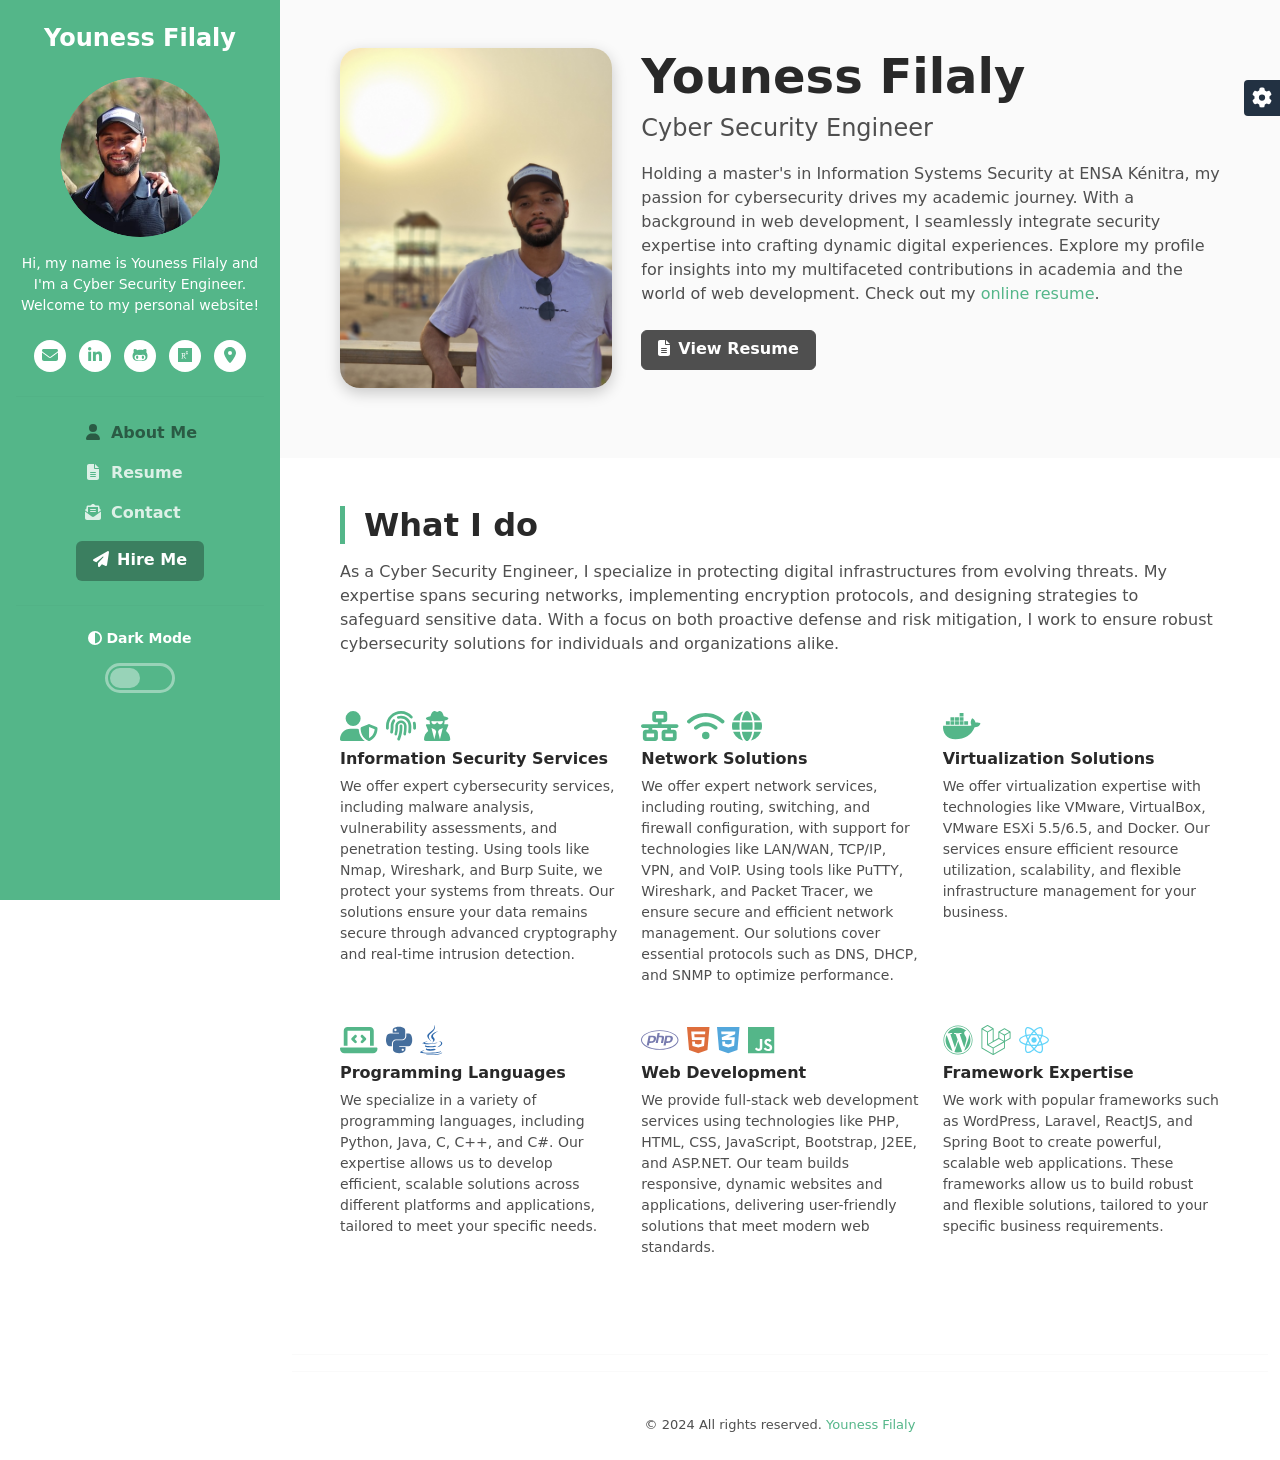
<file: index.html>
<!DOCTYPE html>
<html lang="en"> 

<head>
	<title>Youness Filaly - Cyber Security Engineer</title>
	
	<!-- Meta -->
	<meta charset="utf-8">
	<meta http-equiv="content-type" content="text/html;charset=UTF-8" />
	<meta http-equiv="X-UA-Compatible" content="IE=edge">
	<meta name="viewport" content="width=device-width, initial-scale=1.0">
	<meta name="description" content="Youness Filaly website">
	<meta name="author" content="Youness Filaly">   
	<link rel="shortcut icon" href="assets/favicon/favicon.ico"> 
	
	<!-- Google Fonts -->
	<link href="https://fonts.googleapis.com/css?family=Roboto:300,400,500,700" rel="stylesheet">
	
	<!-- FontAwesome JS -->
    <script defer src="assets/fontawesome/js/all.js"></script>
    
    <!-- Plugin CSS -->
    <link rel="stylesheet" href="assets/plugins/tiny-slider/tiny-slider.css">

	<!-- Theme CSS -->  
	<link id="theme-style" rel="stylesheet" href="assets/css/theme-1.css">

</head> 

<body>
	
	<header class="header text-center">	    
		<div class="force-overflow">
			<h1 class="blog-name pt-lg-4 mb-0"><a class="no-text-decoration" href="index.html">Youness Filaly</a></h1>
			
			<nav class="navbar navbar-expand-lg navbar-dark" >
				
				<button class="navbar-toggler" type="button" data-bs-toggle="collapse" data-bs-target="#navigation" aria-controls="navigation" aria-expanded="false" aria-label="Toggle navigation">
					<span class="navbar-toggler-icon"></span>
				</button>
				
				<div id="navigation" class="collapse navbar-collapse flex-column" >
					<div class="profile-section pt-3 pt-lg-0">
						<img class="profile-image mb-3 rounded-circle mx-auto" src="assets/images/profile.png" alt="image" >			
						
						<div class="bio mb-3">Hi, my name is Youness Filaly and I'm a Cyber Security Engineer. Welcome to my personal website!</div><!--//bio-->
						<ul class="social-list list-inline py-2 mx-auto">
							<li class="list-inline-item"><a href="mailto:youness.filaly@uit.ac.ma"><i class="fa-solid fa-envelope fa-fw"></i></a></li>
							<li class="list-inline-item"><a href="https://www.linkedin.com/in/youness-filaly-657412102/?locale=en_US" target="_blank"><i class="fa-brands fa-linkedin-in fa-fw"></i></a></li>
							<li class="list-inline-item"><a href="https://github.com/YounessFilaly"><i class="fa-brands fa-github-alt fa-fw"></i></a></li>
							<li class="list-inline-item"><a href="https://www.researchgate.net/profile/Youness_Filaly" target="_blank"><i class="fa-brands fa-researchgate fa-fw"></i></a></li>
							<li class="list-inline-item"><a href="https://www.google.com/maps/place/Agadir+80000/@30.419747,-9.5777446,12z/data=!3m1!4b1!4m6!3m5!1s0xdb3b6e9daad1cc9:0xbcf8d0b78bf48474!8m2!3d30.4280405!4d-9.5925444!16zL20vMDFwMTly?entry=ttu&g_ep=EgoyMDI0MDkxMS4wIKXMDSoASAFQAw%3D%3D" target="_blank"><i class="fa-solid fa-location-dot fa-fw" title="Agadir, Morocco" ></i></a></li>
						</ul><!--//social-list-->
						<hr> 
					</div><!--//profile-section-->
					
					<ul class="navbar-nav flex-column text-start">
						<li class="nav-item">
							<a class="nav-link active" href="index.html"><i class="fas fa-user fa-fw me-2"></i>About Me<span class="sr-only">(current)</span></a>
						</li>
						<li class="nav-item">
							<a class="nav-link" href="resume.html"><i class="fas fa-file-alt fa-fw me-2"></i>Resume</a>
						</li>
						<li class="nav-item">
							<a class="nav-link" href="contact.html"><i class="fas fa-envelope-open-text fa-fw me-2"></i>Contact</a>
						</li>
					</ul>
					
					<div class="my-2">
						<a class="btn btn-primary" href="contact.html" target="_blank"><i class="fas fa-paper-plane me-2"></i>Hire Me</a>
					</div>
					
	
					<div class="dark-mode-toggle text-center w-100">
						<hr class="mb-4">
					    <h4 class="toggle-name mb-3 "><i class="fas fa-adjust me-1"></i>Dark Mode</h4>
					    
					    <input class="toggle" id="darkmode" type="checkbox">
					    <label class="toggle-btn mx-auto mb-0" for="darkmode"></label>
					    
					</div><!--//dark-mode-toggle-->
					
				</div>
			</nav>
		</div><!--//force-overflow-->
	</header>
	
	<div class="main-wrapper">		
		<section class="about-me-section p-3 p-lg-5 theme-bg-light">
			<div class="container">
				<div class="profile-teaser row">
					
					<div class="col">
						<img class="profile-image img-fluid mb-3 mb-lg-0 me-md-0" src="assets/images/profile-lg.jpg" alt="" style="border-radius: 20px; overflow: hidden; max-width: 280px; max-height: 340px; cursor: pointer; border: none; box-shadow: 0 5px 15px rgba(0, 0, 0, 0.2);">
					</div><!--//col-->
					
					<div class="col-md-6 col-lg-8">
					    <h2 class="name font-weight-bold mb-1">Youness Filaly</h2>
						<div class="tagline mb-3">Cyber Security Engineer</div>
						<div class="bio mb-4">Holding a master's in Information Systems Security at ENSA Kénitra, my passion for cybersecurity drives my academic journey. With a background in web development, I seamlessly integrate security expertise into crafting dynamic digital experiences. Explore my profile for insights into my multifaceted contributions in academia and the world of web development. Check out my <a class="text-link" href="resume.html">online resume</a>.
						</div><!--//bio-->
						<div class="mb-4">
							<!--<a class="btn btn-primary me-2 mb-3" href="portfolio.html"><i class="fas fa-arrow-alt-circle-right me-2"></i><span class="d-none d-md-inline">View</span> Portfolio</a>-->
							<a class="btn btn-secondary mb-3" href="resume.html"><i class="fas fa-file-alt me-2"></i><span class="d-none d-md-inline">View</span> Resume</a>
						</div>
					</div>
				</div>
			</div>
		</section><!--//about-me-section-->
		
		<section class="overview-section p-3 p-lg-5">
			<div class="container">
				<h2 class="section-title font-weight-bold mb-3">What I do</h2>
				<div class="section-intro mb-5">As a Cyber Security Engineer, I specialize in protecting digital infrastructures from evolving threats. My expertise spans securing networks, implementing encryption protocols, and designing strategies to safeguard sensitive data. With a focus on both proactive defense and risk mitigation, I work to ensure robust cybersecurity solutions for individuals and organizations alike. </div>
				<div class="row">
					<div class="item col-6 col-lg-4">
						<div class="item-inner">
							<div class="item-icon"><i class="fa-solid fa-user-shield me-2"></i><i class="fa-solid fa-fingerprint me-2"></i><i class="fa-solid fa-user-secret me-2"></i></div>
							<h3 class="item-title">Information Security Services</h3>
							<div class="item-desc">We offer expert cybersecurity services, including malware analysis, vulnerability assessments, and penetration testing. Using tools like Nmap, Wireshark, and Burp Suite, we protect your systems from threats. Our solutions ensure your data remains secure through advanced cryptography and real-time intrusion detection.</div>
						</div><!--//item-inner-->
					</div><!--//item-->
					<div class="item col-6 col-lg-4">
						<div class="item-inner">
							<div class="item-icon"><i class="fas fa-network-wired me-2"></i></i><i class="fas fa-wifi me-2"></i><i class="fa-solid fa-globe me-2"></i></div>
							<h3 class="item-title">Network Solutions</h3>
							<div class="item-desc">We offer expert network services, including routing, switching, and firewall configuration, with support for technologies like LAN/WAN, TCP/IP, VPN, and VoIP. Using tools like PuTTY, Wireshark, and Packet Tracer, we ensure secure and efficient network management. Our solutions cover essential protocols such as DNS, DHCP, and SNMP to optimize performance.</div>
						</div><!--//item-inner-->
					</div><!--//item-->
					<div class="item col-6 col-lg-4">
						<div class="item-inner">
							<div class="item-icon"><i class="fa-brands fa-docker"></i></div>
							<h3 class="item-title">Virtualization Solutions</h3>
							<div class="item-desc">We offer virtualization expertise with technologies like VMware, VirtualBox, VMware ESXi 5.5/6.5, and Docker. Our services ensure efficient resource utilization, scalability, and flexible infrastructure management for your business. </div>
						</div><!--//item-inner-->
					</div><!--//item-->
					<div class="item col-6 col-lg-4">
						<div class="item-inner">
							<div class="item-icon"><i class="fa-solid fa-laptop-code me-2"></i><i class="fa-brands fa-python me-2"></i><i class="fab fa-java me-2"></i></div>
							<h3 class="item-title">Programming Languages</h3>
							<div class="item-desc">We specialize in a variety of programming languages, including Python, Java, C, C++, and C#. Our expertise allows us to develop efficient, scalable solutions across different platforms and applications, tailored to meet your specific needs. </div>
						</div><!--//item-inner-->
					</div><!--//item-->
					
					<div class="item col-6 col-lg-4">
						<div class="item-inner">
							<div class="item-icon"><i class="fa-brands fa-php me-2"></i><i class="fa-brands fa-html5 me-2"></i><i class="fa-brands fa-css3-alt me-2"></i><i class="fa-brands fa-js me-2"></i></div>
							<h3 class="item-title">Web Development</h3>
							<div class="item-desc">We provide full-stack web development services using technologies like PHP, HTML, CSS, JavaScript, Bootstrap, J2EE, and ASP.NET. Our team builds responsive, dynamic websites and applications, delivering user-friendly solutions that meet modern web standards. </div>
						</div><!--//item-inner-->
					</div><!--//item-->
					<div class="item col-6 col-lg-4">
						<div class="item-inner">
							<div class="item-icon"><i class="fa-brands fa-wordpress me-2"></i><i class="fa-brands fa-laravel me-2"> </i><i class="fa-brands fa-react me-2"></i></div>
							<h3 class="item-title">Framework Expertise</h3>
							<div class="item-desc">We work with popular frameworks such as WordPress, Laravel, ReactJS, and Spring Boot to create powerful, scalable web applications. These frameworks allow us to build robust and flexible solutions, tailored to your specific business requirements. </div>
						</div><!--//item-inner-->
					</div><!--//item-->
					<!--<div class="item col-6 col-lg-3">
						<div class="item-inner">
							<div class="item-icon"><i class="fa-solid fa-database me-2"></i><i class="fa-solid fa-server me-2"></i><i class="fa-solid fa-code me-2"></i></div>
							<h3 class="item-title">Database Management</h3>
							<div class="item-desc">We specialize in managing databases such as MySQL, SQL Server, Oracle, SQLite, and PostgreSQL. Our expertise ensures efficient data storage, retrieval, and security, tailored to support your business operations. </div>
						</div><!--//item-inner-->
					<!--</div>--><!--//item-->
				</div><!--//row-->
			</div><!--//container-->
		</section>
		
		<!--<div class="container"><hr></div>-->
		
		<!--<section class="testimonials-section p-3 p-lg-5">
			<div class="container">
				<h2 class="section-title font-weight-bold mb-5">Testimonials</h2>
				
				<div class="testiomonial-carousel-container">
					<div class="testimonial-carousel  tiny-slider">
	                    <div class="item">
							<div class="item-inner">
								<div class="quote-holder">
									<blockquote class="quote-content">
										Faced with increasing security threats, Youness conducted a comprehensive audit for our organization. They identified vulnerabilities we were unaware of and provided clear, actionable solutions, significantly strengthening our infrastructure and preventing potential data breaches.
									</blockquote>
									<i class="fas fa-quote-left"></i>
								</div>--><!--//quote-holder-->
								<!--<div class="source-holder">
									<div class="source-profile">
										<img src="assets/images/clients/profile-1.png" alt="image"/>
									</div>
									<div class="meta">
										<div class="name">Ali EL AZZOUZI</div>
										<div class="info">Managing Director, DATAPROTECT </div>
									</div>
								</div>
							</div>--><!--//item-inner-->
						<!--</div>--><!--//item-->
	
						<!--<div class="item">
							<div class="item-inner">
								<div class="quote-holder">
									<blockquote class="quote-content">
										As a fellow developer, I had the pleasure of collaborating with Youness on several projects. Their proficiency in various programming languages and frameworks is impressive. They consistently deliver clean, efficient code and contribute innovative solutions to complex problems.
									</blockquote>
									<i class="fas fa-quote-left"></i>
								</div>--><!--//quote-holder-->
								<!--<div class="source-holder">
									<div class="source-profile">
										<img src="assets/images/clients/profile-2.png" alt="image"/>
									</div>
									<div class="meta">
										<div class="name">Abdellah MOUDNIB</div>
										<div class="info">Managing Director, SOUSS TECH</div>
									</div>
								</div>
						    </div>--><!--//item-inner-->
						<!--</div>--><!--//item-->
					<!--</div>--><!--//testimonial-carousel-->	
				<!--</div>--><!--//testimonial-carousel-container-->	
			<!--</div>--><!--//container-->
		<!--</section>--><!--//testimonials-section-->
		
		<div class="container"><hr></div>
		
		
		<div class="container"><hr></div>
		
		

		<footer class="footer text-center py-4">
			<small class="copyright"> &copy; 2024 All rights reserved. <a href="#" target="_blank">Youness Filaly</a></small>
		</footer>
		
	</div><!--//main-wrapper-->

	<!-- *****CONFIGURE STYLE (REMOVE ON YOUR PRODUCTION SITE)****** -->  
	<div id="config-panel" class="config-panel config-panel-hide d-none d-lg-block">
		<div class="panel-inner">
			<a id="config-trigger" class="config-trigger text-center" href="#"><i class="fas fa-cog mx-auto" data-fa-transform="down-6" ></i></a>
			<h5 class="panel-title">Choose Colour</h5>
			<ul id="color-options" class="list-inline mb-0">
				<li class="theme-1 active list-inline-item"><a data-style="assets/css/theme-1.css" href="#"></a></li>
				<li class="theme-2  list-inline-item"><a data-style="assets/css/theme-2.css" href="#"></a></li>
				<li class="theme-3  list-inline-item"><a data-style="assets/css/theme-3.css" href="#"></a></li>
				<li class="theme-4  list-inline-item"><a data-style="assets/css/theme-4.css" href="#"></a></li>
				<li class="theme-5  list-inline-item"><a data-style="assets/css/theme-5.css" href="#"></a></li>
				<li class="theme-6  list-inline-item"><a data-style="assets/css/theme-6.css" href="#"></a></li>
				<li class="theme-7  list-inline-item"><a data-style="assets/css/theme-7.css" href="#"></a></li>
				<li class="theme-8  list-inline-item"><a data-style="assets/css/theme-8.css" href="#"></a></li>
				<li class="theme-9  list-inline-item"><a data-style="assets/css/theme-9.css" href="#"></a></li>
				<li class="theme-10  list-inline-item"><a data-style="assets/css/theme-10.css" href="#"></a></li>
			</ul>
			<a id="config-close" class="close" href="#"><i class="fa fa-times-circle"></i></a>
		</div><!--//panel-inner-->
	</div><!--//configure-panel-->

	<!-- Javascript -->
	<script src="assets/plugins/popper.min.js"></script> 
	<script src="assets/plugins/bootstrap/js/bootstrap.min.js"></script>
	
	<script src="assets/plugins/tiny-slider/min/tiny-slider.js"></script>
	<script src="assets/js/testimonials.js"></script>

	<!-- Style Switcher (REMOVE ON YOUR PRODUCTION SITE) -->
	<script src="assets/js/demo/style-switcher.js"></script>
	
	<!-- Dark Mode -->
	<script src="assets/plugins/js-cookie.min.js"></script>
	<script src="assets/js/dark-mode.js"></script>   
	
</body>

</html>
</file>
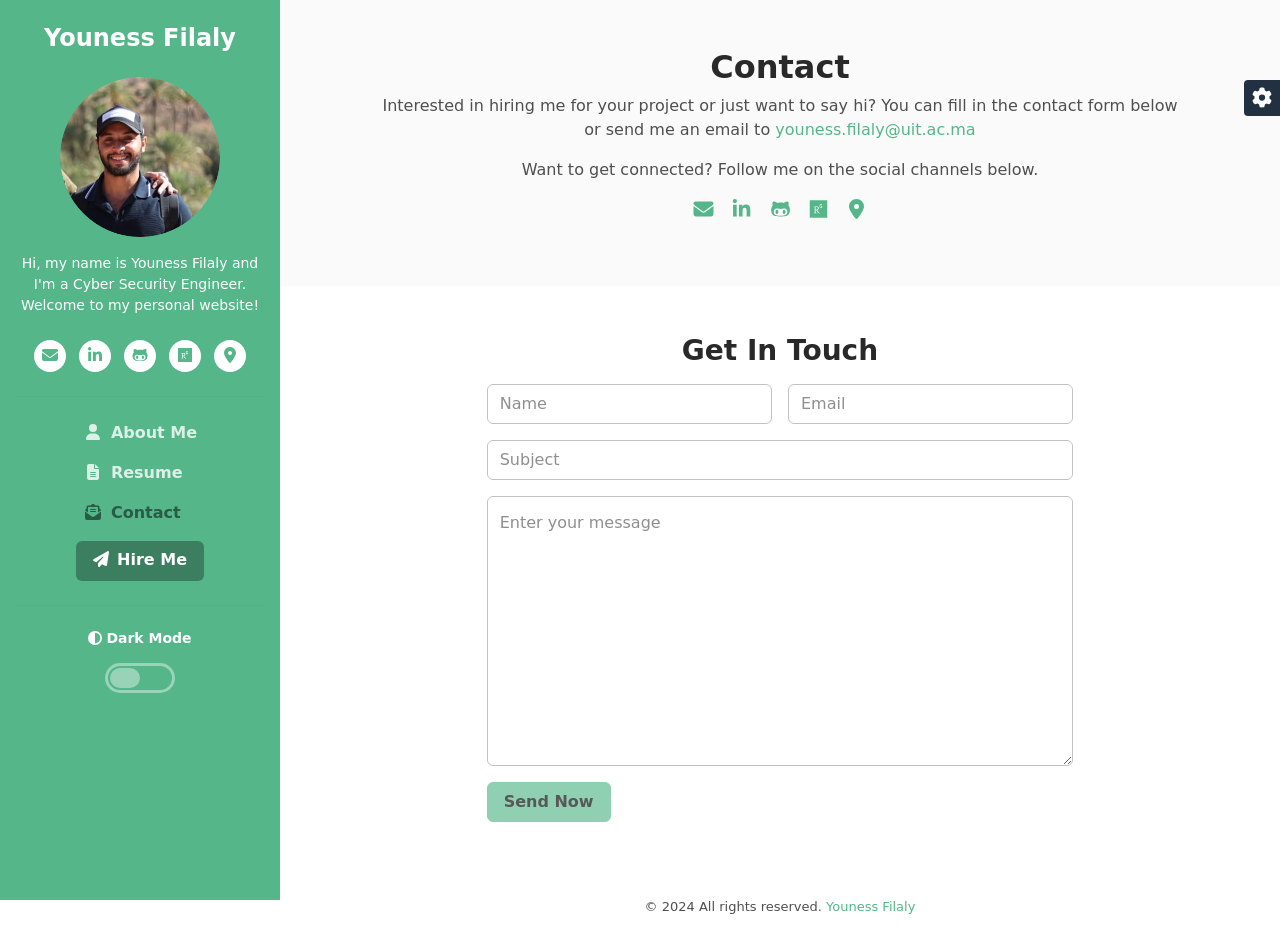
<file: contact.html>
<!DOCTYPE html>
<html lang="en"> 

<head>
	<title>Youness Filaly - Cyber Security Engineer</title>
	
	<!-- Meta -->
	<meta charset="utf-8">
	<meta http-equiv="content-type" content="text/html;charset=UTF-8" />
	<meta http-equiv="X-UA-Compatible" content="IE=edge">
	<meta name="viewport" content="width=device-width, initial-scale=1.0">
	<meta name="description" content="Youness Filaly website">
	<meta name="author" content="Youness Filaly">   
	<link rel="shortcut icon" href="assets/favicon/favicon.ico"> 
	
	<!-- Google Fonts -->
	<link href="https://fonts.googleapis.com/css?family=Roboto:300,400,500,700" rel="stylesheet">
	
	<!-- FontAwesome JS -->
    <script defer src="assets/fontawesome/js/all.js"></script>
    
    <!-- Plugin CSS -->
    <link rel="stylesheet" href="assets/plugins/tiny-slider/tiny-slider.css">

	<!-- Theme CSS -->  
	<link id="theme-style" rel="stylesheet" href="assets/css/theme-1.css">

</head> 

<body>
	
	<header class="header text-center">	    
		<div class="force-overflow">
			<h1 class="blog-name pt-lg-4 mb-0"><a class="no-text-decoration" href="index.html">Youness Filaly</a></h1>
			
			<nav class="navbar navbar-expand-lg navbar-dark" >
				
				<button class="navbar-toggler" type="button" data-bs-toggle="collapse" data-bs-target="#navigation" aria-controls="navigation" aria-expanded="false" aria-label="Toggle navigation">
					<span class="navbar-toggler-icon"></span>
				</button>
				
				<div id="navigation" class="collapse navbar-collapse flex-column" >
					<div class="profile-section pt-3 pt-lg-0">
						<img class="profile-image mb-3 rounded-circle mx-auto" src="assets/images/profile.png" alt="image" >			
						
						<div class="bio mb-3">Hi, my name is Youness Filaly and I'm a Cyber Security Engineer. Welcome to my personal website!</div><!--//bio-->
						<ul class="social-list list-inline py-2 mx-auto">
							<li class="list-inline-item"><a href="mailto:youness.filaly@uit.ac.ma"><i class="fa-solid fa-envelope fa-fw"></i></a></li>
							<li class="list-inline-item"><a href="https://www.linkedin.com/in/youness-filaly-657412102/?locale=en_US" target="_blank"><i class="fa-brands fa-linkedin-in fa-fw"></i></a></li>
							<li class="list-inline-item"><a href="https://github.com/YounessFilaly"><i class="fa-brands fa-github-alt fa-fw"></i></a></li>
							<li class="list-inline-item"><a href="https://www.researchgate.net/profile/Youness_Filaly" target="_blank"><i class="fa-brands fa-researchgate fa-fw"></i></a></li>
							<li class="list-inline-item"><a href="https://www.google.com/maps/place/Agadir+80000/@30.419747,-9.5777446,12z/data=!3m1!4b1!4m6!3m5!1s0xdb3b6e9daad1cc9:0xbcf8d0b78bf48474!8m2!3d30.4280405!4d-9.5925444!16zL20vMDFwMTly?entry=ttu&g_ep=EgoyMDI0MDkxMS4wIKXMDSoASAFQAw%3D%3D" target="_blank"><i class="fa-solid fa-location-dot fa-fw" title="Agadir, Morocco" ></i></a></li>
						</ul><!--//social-list-->
						<hr> 
					</div><!--//profile-section-->
					
					<ul class="navbar-nav flex-column text-start">
						<li class="nav-item">
							<a class="nav-link " href="index.html"><i class="fas fa-user fa-fw me-2"></i>About Me<span class="sr-only">(current)</span></a>
						</li>
						<li class="nav-item">
							<a class="nav-link" href="resume.html"><i class="fas fa-file-alt fa-fw me-2"></i>Resume</a>
						</li>
						<li class="nav-item">
							<a class="nav-link active" href="contact.html"><i class="fas fa-envelope-open-text fa-fw me-2"></i>Contact</a>
						</li>
					</ul>
					
					<div class="my-2">
						<a class="btn btn-primary" href="contact.html" target="_blank"><i class="fas fa-paper-plane me-2"></i>Hire Me</a>
					</div>
					
	
					<div class="dark-mode-toggle text-center w-100">
						<hr class="mb-4">
					    <h4 class="toggle-name mb-3 "><i class="fas fa-adjust me-1"></i>Dark Mode</h4>
					    
					    <input class="toggle" id="darkmode" type="checkbox">
					    <label class="toggle-btn mx-auto mb-0" for="darkmode"></label>
					    
					</div><!--//dark-mode-toggle-->
					
				</div>
			</nav>
		</div><!--//force-overflow-->
	</header>
	    
    <div class="main-wrapper">
	    <section class="cta-section theme-bg-light py-5">
		    <div class="container text-center single-col-max-width">
			    <h2 class="heading">Contact</h2>
			    <div class="intro">
			    <p>Interested in hiring me for your project or just want to say hi? You can fill in the contact form below or send me an email to <a  class="text-link" href="mailto:youness.filaly@uit.ac.ma">youness.filaly@uit.ac.ma</a></p>
			    <p>Want to get connected? Follow me on the social channels below.</p>
			    <ul class="list-inline mb-0">		            
	                <li class="list-inline-item mb-3"><a href="mailto:youness.filaly@uit.ac.ma"><i class="fa-solid fa-envelope fa-fw fa-lg"></i></a></li>
					<li class="list-inline-item mb-3"><a href="https://www.linkedin.com/in/youness-filaly-657412102/?locale=en_US" target="_blank"><i class="fa-brands fa-linkedin-in fa-fw fa-lg"></i></a></li>
					<li class="list-inline-item mb-3"><a href="https://github.com/YounessFilaly"><i class="fa-brands fa-github-alt fa-fw fa-lg"></i></a></li>
					<li class="list-inline-item mb-3"><a href="https://www.researchgate.net/profile/Youness_Filaly" target="_blank"><i class="fa-brands fa-researchgate fa-fw fa-lg"></i></a></li>
					<li class="list-inline-item mb-3"><a href="https://www.google.com/maps/place/Agadir+80000/@30.419747,-9.5777446,12z/data=!3m1!4b1!4m6!3m5!1s0xdb3b6e9daad1cc9:0xbcf8d0b78bf48474!8m2!3d30.4280405!4d-9.5925444!16zL20vMDFwMTly?entry=ttu&g_ep=EgoyMDI0MDkxMS4wIKXMDSoASAFQAw%3D%3D" target="_blank"><i class="fa-solid fa-location-dot fa-fw fa-lg" title="Agadir, Morocco" ></i></a></li>
	                <!--<li class="list-inline-item mb-3"><a class="facebook" href="#"><i class="fa-brands fa-facebook-f fa-fw fa-lg"></i></a></li>-->
	                
	                
	            </ul><!--//social-list-->
			    
			</div><!--//container-->
	    </section>
	    <section class="contact-section px-3 py-5 p-md-5">
		    <div class="container">
			    <form id="contact-form" class="contact-form col-lg-8 mx-lg-auto" method="post" action="#">
			        <h3 class="text-center mb-3">Get In Touch</h3>
			        <div class="row g-3">                                                           
		                <div class="col-12 col-md-6">
		                    <label class="sr-only" for="cname">Name</label>
		                    <input type="text" class="form-control" id="cname" name="name" placeholder="Name" minlength="2" required="" aria-required="true">
		                </div>                    
		                <div class="col-12 col-md-6">
		                    <label class="sr-only" for="cemail">Email</label>
		                    <input type="email" class="form-control" id="cemail" name="email" placeholder="Email" required="" aria-required="true">
		                </div>
		                <div class="col-12">
			                <label class="sr-only" for="csubject">Subject</label>
		                    <input type="text" class="form-control" id="csubject" name="subject" placeholder="Subject" minlength="2" required="" aria-required="true">
						</div>
		                <div class="col-12">
		                    <label class="sr-only" for="cmessage">Your message</label>
		                    <textarea class="form-control" id="cmessage" name="message" placeholder="Enter your message" rows="10" required="" aria-required="true"></textarea>
		                </div>
		                 <div class="form-group col-12">
		                    <button type="submit" class="btn btn-block btn-primary py-2" disabled >Send Now</button>
		                </div>                           
		            </div><!--//form-row-->
		        </form>
		    </div><!--//container-->
	    </section>
	    
	    <footer class="footer text-center py-4">
			<small class="copyright"> &copy; 2024 All rights reserved. <a href="#" target="_blank">Youness Filaly</a></small>
		</footer>
    
    </div><!--//main-wrapper-->
    
    <!-- *****CONFIGURE STYLE (REMOVE ON YOUR PRODUCTION SITE)****** -->  
	<div id="config-panel" class="config-panel config-panel-hide d-none d-lg-block">
		<div class="panel-inner">
			<a id="config-trigger" class="config-trigger text-center" href="#"><i class="fas fa-cog mx-auto" data-fa-transform="down-6" ></i></a>
			<h5 class="panel-title">Choose Colour</h5>
			<ul id="color-options" class="list-inline mb-0">
				<li class="theme-1 active list-inline-item"><a data-style="assets/css/theme-1.css" href="#"></a></li>
				<li class="theme-2  list-inline-item"><a data-style="assets/css/theme-2.css" href="#"></a></li>
				<li class="theme-3  list-inline-item"><a data-style="assets/css/theme-3.css" href="#"></a></li>
				<li class="theme-4  list-inline-item"><a data-style="assets/css/theme-4.css" href="#"></a></li>
				<li class="theme-5  list-inline-item"><a data-style="assets/css/theme-5.css" href="#"></a></li>
				<li class="theme-6  list-inline-item"><a data-style="assets/css/theme-6.css" href="#"></a></li>
				<li class="theme-7  list-inline-item"><a data-style="assets/css/theme-7.css" href="#"></a></li>
				<li class="theme-8  list-inline-item"><a data-style="assets/css/theme-8.css" href="#"></a></li>
				<li class="theme-9  list-inline-item"><a data-style="assets/css/theme-9.css" href="#"></a></li>
				<li class="theme-10  list-inline-item"><a data-style="assets/css/theme-10.css" href="#"></a></li>
			</ul>
			<a id="config-close" class="close" href="#"><i class="fa fa-times-circle"></i></a>
		</div><!--//panel-inner-->
	</div><!--//configure-panel-->

    <!-- Javascript -->          
    <script src="assets/plugins/popper.min.js"></script> 
    <script src="assets/plugins/bootstrap/js/bootstrap.min.js"></script> 
    
    <!-- Dark Mode -->
	<script src="assets/plugins/js-cookie.min.js"></script>
	<script src="assets/js/dark-mode.js"></script>

    <!-- Style Switcher (REMOVE ON YOUR PRODUCTION SITE) -->
    <script src="assets/js/demo/style-switcher.js"></script>     
    

</body>

<!-- Mirrored from themes.3rdwavemedia.com/devcard/bs5/contact.html by HTTrack Website Copier/3.x [XR&CO'2014], Sat, 14 Sep 2024 13:37:14 GMT -->
</html>
</file>
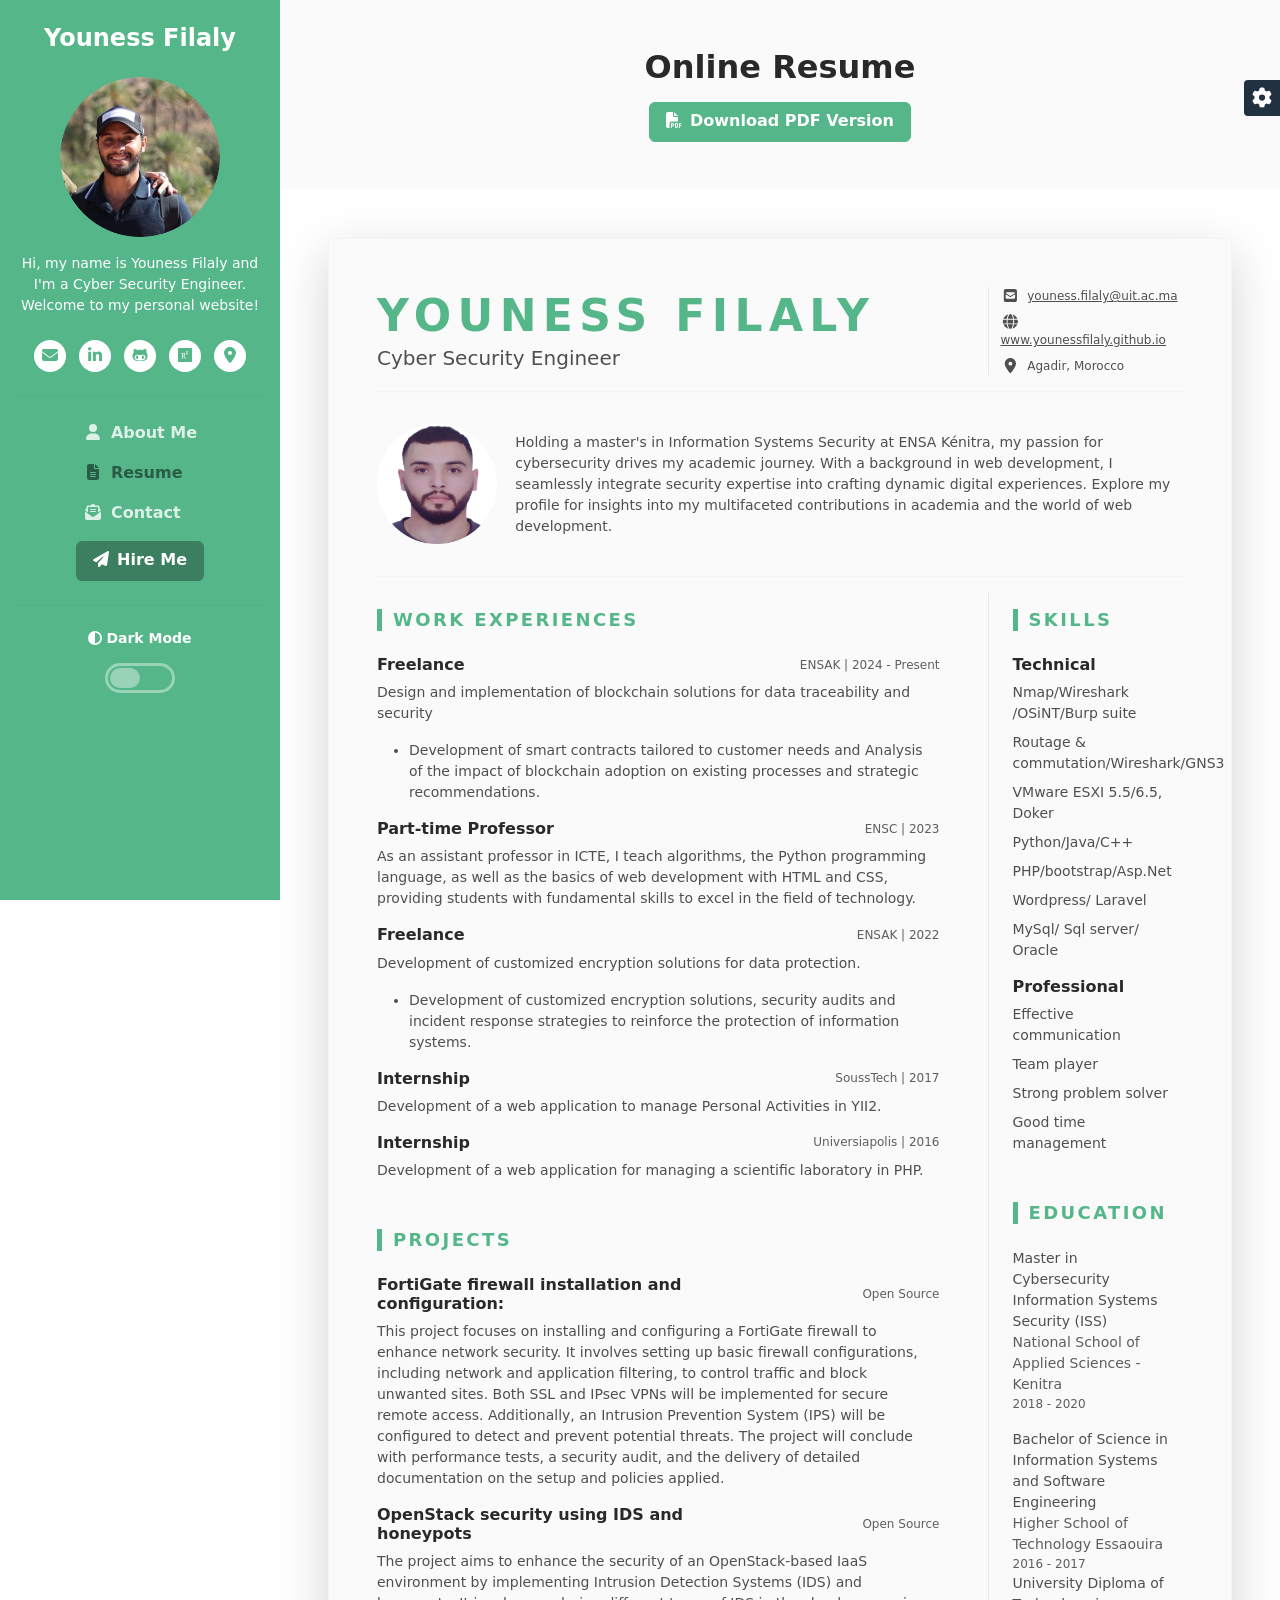
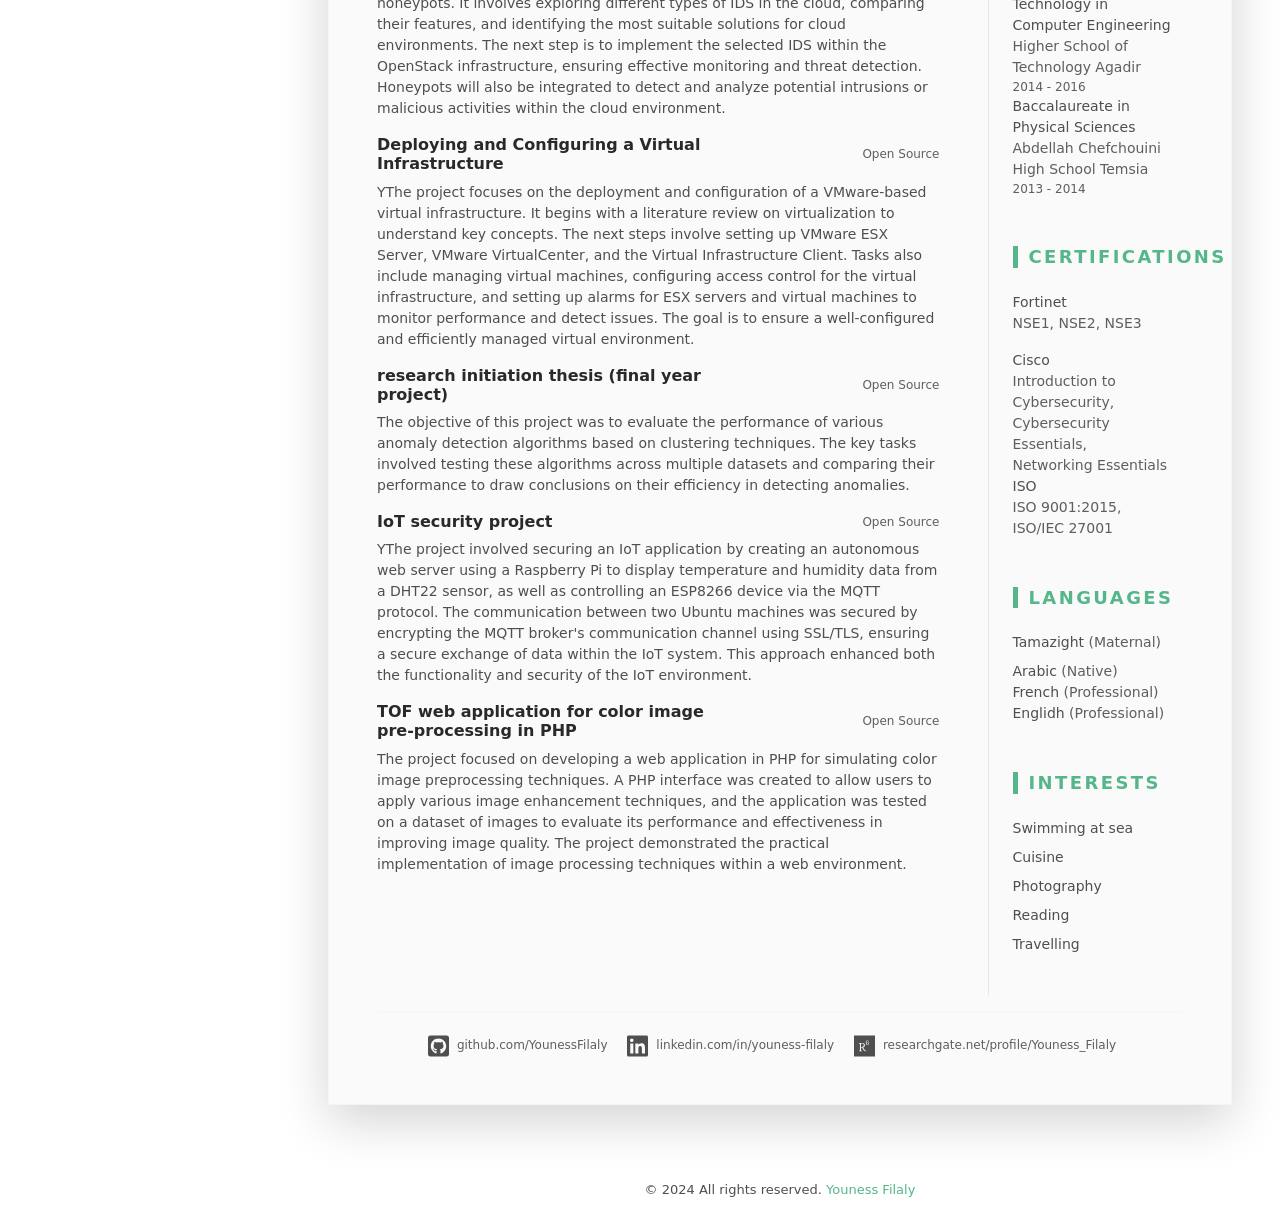
<file: resume.html>
<!DOCTYPE html>
<html lang="en"> 

<head>
	<title>Youness Filaly - Cyber Security Engineer</title>
	
	<!-- Meta -->
	<meta charset="utf-8">
	<meta http-equiv="content-type" content="text/html;charset=UTF-8" />
	<meta http-equiv="X-UA-Compatible" content="IE=edge">
	<meta name="viewport" content="width=device-width, initial-scale=1.0">
	<meta name="description" content="Youness Filaly website">
	<meta name="author" content="Youness Filaly">   
	<link rel="shortcut icon" href="assets/favicon/favicon.ico"> 
	
	<!-- Google Fonts -->
	<link href="https://fonts.googleapis.com/css?family=Roboto:300,400,500,700" rel="stylesheet">
	
	<!-- FontAwesome JS -->
    <script defer src="assets/fontawesome/js/all.js"></script>
    
    <!-- Plugin CSS -->
    <link rel="stylesheet" href="assets/plugins/tiny-slider/tiny-slider.css">

	<!-- Theme CSS -->  
	<link id="theme-style" rel="stylesheet" href="assets/css/theme-1.css">

</head> 

<body>
	
	<header class="header text-center">	    
		<div class="force-overflow">
			<h1 class="blog-name pt-lg-4 mb-0"><a class="no-text-decoration" href="index.html">Youness Filaly</a></h1>
			
			<nav class="navbar navbar-expand-lg navbar-dark" >
				
				<button class="navbar-toggler" type="button" data-bs-toggle="collapse" data-bs-target="#navigation" aria-controls="navigation" aria-expanded="false" aria-label="Toggle navigation">
					<span class="navbar-toggler-icon"></span>
				</button>
				
				<div id="navigation" class="collapse navbar-collapse flex-column" >
					<div class="profile-section pt-3 pt-lg-0">
						<img class="profile-image mb-3 rounded-circle mx-auto" src="assets/images/profile.png" alt="image" >			
						
						<div class="bio mb-3">Hi, my name is Youness Filaly and I'm a Cyber Security Engineer. Welcome to my personal website!</div><!--//bio-->
						<ul class="social-list list-inline py-2 mx-auto">
							<li class="list-inline-item"><a href="mailto:youness.filaly@uit.ac.ma"><i class="fa-solid fa-envelope fa-fw"></i></a></li>
							<li class="list-inline-item"><a href="https://www.linkedin.com/in/youness-filaly-657412102/?locale=en_US" target="_blank"><i class="fa-brands fa-linkedin-in fa-fw"></i></a></li>
							<li class="list-inline-item"><a href="https://github.com/YounessFilaly"><i class="fa-brands fa-github-alt fa-fw"></i></a></li>
							<li class="list-inline-item"><a href="https://www.researchgate.net/profile/Youness_Filaly" target="_blank"><i class="fa-brands fa-researchgate fa-fw"></i></a></li>
							<li class="list-inline-item"><a href="https://www.google.com/maps/place/Agadir+80000/@30.419747,-9.5777446,12z/data=!3m1!4b1!4m6!3m5!1s0xdb3b6e9daad1cc9:0xbcf8d0b78bf48474!8m2!3d30.4280405!4d-9.5925444!16zL20vMDFwMTly?entry=ttu&g_ep=EgoyMDI0MDkxMS4wIKXMDSoASAFQAw%3D%3D" target="_blank"><i class="fa-solid fa-location-dot fa-fw" title="Agadir, Morocco" ></i></a></li>
						</ul><!--//social-list-->
						<hr> 
					</div><!--//profile-section-->
					
					<ul class="navbar-nav flex-column text-start">
						<li class="nav-item">
							<a class="nav-link" href="index.html"><i class="fas fa-user fa-fw me-2"></i>About Me<span class="sr-only">(current)</span></a>
						</li>
						<li class="nav-item">
							<a class="nav-link active" href="resume.html"><i class="fas fa-file-alt fa-fw me-2"></i>Resume</a>
						</li>
						<li class="nav-item">
							<a class="nav-link" href="contact.html"><i class="fas fa-envelope-open-text fa-fw me-2"></i>Contact</a>
						</li>
					</ul>
					
					<div class="my-2">
						<a class="btn btn-primary" href="contact.html" target="_blank"><i class="fas fa-paper-plane me-2"></i>Hire Me</a>
					</div>
					
	
					<div class="dark-mode-toggle text-center w-100">
						<hr class="mb-4">
					    <h4 class="toggle-name mb-3 "><i class="fas fa-adjust me-1"></i>Dark Mode</h4>
					    
					    <input class="toggle" id="darkmode" type="checkbox">
					    <label class="toggle-btn mx-auto mb-0" for="darkmode"></label>
					    
					</div><!--//dark-mode-toggle-->
					
				</div>
			</nav>
		</div><!--//force-overflow-->
	</header>
	
	<div class="main-wrapper">
		<section class="cta-section theme-bg-light py-5">
			<div class="container text-center single-col-max-width">
				<h2 class="heading mb-3">Online Resume</h2>
				<a class="btn btn-primary" href="#" target="_blank"><i class="fas fa-file-pdf me-2"></i>Download PDF Version</a>
				
				
			</div><!--//container-->
		</section>
		<div class="container resume-container px-3 px-lg-5">
			<article class="resume-wrapper mx-auto theme-bg-light p-5 mb-5 my-5 shadow-lg">
				
				<div class="resume-header">
					<div class="row align-items-center">
						<div class="resume-title col-12 col-md-6 col-lg-8 col-xl-9">
							<h2 class="resume-name mb-0 text-uppercase">Youness Filaly</h2>
							<div class="resume-tagline mb-3 mb-md-0">Cyber Security Engineer</div>
						</div><!--//resume-title-->
						<div class="resume-contact col-12 col-md-6 col-lg-4 col-xl-3">
							<ul class="list-unstyled mb-0">
								<!--<li class="mb-2"><i class="fas fa-phone-square fa-fw fa-lg me-2 "></i><a class="resume-link" href="tel:#">0123 4567 890</a></li>-->
								<li class="mb-2"><i class="fas fa-envelope-square fa-fw fa-lg me-2"></i><a class="resume-link" href="mailto:youness.filaly@uit.ac.ma">youness.filaly@uit.ac.ma</a></li>
								<li class="mb-2"><i class="fas fa-globe fa-fw fa-lg me-2"></i><a class="resume-link" href="https://younessfilaly.github.io/" target="_blank">www.younessfilaly.github.io</a></li>
								<li class="mb-0"><i class="fas fa-map-marker-alt fa-fw fa-lg me-2"></i>Agadir, Morocco</li>
							</ul>
						</div><!--//resume-contact-->
					</div><!--//row-->
					
				</div><!--//resume-header-->
				<hr>
				<div class="resume-intro py-3">
					<div class="row align-items-center">
						<div class="col-12 col-md-3 col-xl-2 text-center">
						    <img class="resume-profile-image mb-3 mb-md-0 me-md-5  ms-md-0 rounded mx-auto" src="assets/images/resume-profile.png" alt="image">
						</div>
						
						<div class="col text-start">
							<p class="mb-0">Holding a master's in Information Systems Security at ENSA Kénitra, my passion for cybersecurity drives my academic journey. With a background in web development, I seamlessly integrate security expertise into crafting dynamic digital experiences. Explore my profile for insights into my multifaceted contributions in academia and the world of web development.</p>
						</div><!--//col-->
					</div>
				</div><!--//resume-intro-->
				<hr>
				<div class="resume-body">
					<div class="row">
						<div class="resume-main col-12 col-lg-8 col-xl-9   pe-0   pe-lg-5">
							<section class="work-section py-3">
								<h3 class="text-uppercase resume-section-heading mb-4">Work Experiences</h3>
								<div class="item mb-3">
									<div class="item-heading row align-items-center mb-2">
										<h4 class="item-title col-12 col-md-6 col-lg-8 mb-2 mb-md-0">Freelance</h4>
										<div class="item-meta col-12 col-md-6 col-lg-4 text-muted text-start text-md-end">ENSAK | 2024 - Present</div>
										
									</div>
									<div class="item-content">
										<p>Design and implementation of blockchain solutions for data traceability and security</p>
										<ul class="resume-list">
											<li>Development of smart contracts tailored to customer needs and Analysis of the impact of blockchain adoption on existing processes and strategic recommendations.</li>
										</ul>
									</div>
								</div><!--//item-->
								<div class="item mb-3">
									<div class="item-heading row align-items-center mb-2">
										<h4 class="item-title col-12 col-md-6 col-lg-8 mb-2 mb-md-0">Part-time  Professor</h4>
										<div class="item-meta col-12 col-md-6 col-lg-4 text-muted text-start text-md-end">ENSC | 2023 </div>
										
									</div>
									<div class="item-content">
										<p>As an assistant professor in ICTE, I teach algorithms, the Python programming language, as well as the basics of web development with HTML and CSS, providing students with fundamental skills to excel in the field of technology.</p>
									</div>
								</div><!--//item-->
								<div class="item mb-3">
									<div class="item-heading row align-items-center mb-2">
										<h4 class="item-title col-12 col-md-6 col-lg-8 mb-2 mb-md-0">Freelance</h4>
										<div class="item-meta col-12 col-md-6 col-lg-4 text-muted text-start text-md-end">ENSAK | 2022 </div>
										
									</div>
									<div class="item-content">
										<p>Development of customized encryption solutions for data protection.</p>
										<ul class="resume-list">
											<li>Development of customized encryption solutions, security audits and incident response strategies to reinforce the protection of information systems.</li>
										</ul>
									</div>
								</div><!--//item-->
								<div class="item">
									<div class="item-heading row align-items-center mb-2">
										<h4 class="item-title col-12 col-md-6 col-lg-8 mb-2 mb-md-0">Internship</h4>
										<div class="item-meta col-12 col-md-6 col-lg-4 text-muted text-start text-md-end">SoussTech  | 2017</div>
										
									</div>
									<div class="item-content">
										<p>Development of a web application to manage Personal Activities in YII2.</p>
									</div>
								</div><!--//item-->
								<div class="item">
									<div class="item-heading row align-items-center mb-2">
										<h4 class="item-title col-12 col-md-6 col-lg-8 mb-2 mb-md-0">Internship</h4>
										<div class="item-meta col-12 col-md-6 col-lg-4 text-muted text-start text-md-end">Universiapolis | 2016</div>
										
									</div>
									<div class="item-content">
										<p>Development of a web application for managing a scientific laboratory in PHP.</p>
									</div>
								</div><!--//item-->
							</section><!--//work-section-->

							
							<section class="project-section py-3">
								<h3 class="text-uppercase resume-section-heading mb-4">Projects</h3>
								<div class="item mb-3">
									<div class="item-heading row align-items-center mb-2">
										<h4 class="item-title col-12 col-md-6 col-lg-8 mb-2 mb-md-0"> FortiGate firewall installation and configuration:</h4>
										<div class="item-meta col-12 col-md-6 col-lg-4 text-muted text-start text-md-end">Open Source</div>
										
									</div>
									<div class="item-content">
										<p>This project focuses on installing and configuring a FortiGate firewall to enhance network security. It involves setting up basic firewall configurations, including network and application filtering, to control traffic and block unwanted sites. Both SSL and IPsec VPNs will be implemented for secure remote access. Additionally, an Intrusion Prevention System (IPS) will be configured to detect and prevent potential threats. The project will conclude with performance tests, a security audit, and the delivery of detailed documentation on the setup and policies applied.</p>
										
										
									</div>
								</div><!--//item-->
								<div class="item">
									<div class="item-heading row align-items-center mb-2">
										<h4 class="item-title col-12 col-md-6 col-lg-8 mb-2 mb-md-0">OpenStack security using IDS and honeypots</h4>
										<div class="item-meta col-12 col-md-6 col-lg-4 text-muted text-start text-md-end">Open Source</div>
										
									</div>
									<div class="item-content">
										<p>The project aims to enhance the security of an OpenStack-based IaaS environment by implementing Intrusion Detection Systems (IDS) and honeypots. It involves exploring different types of IDS in the cloud, comparing their features, and identifying the most suitable solutions for cloud environments. The next step is to implement the selected IDS within the OpenStack infrastructure, ensuring effective monitoring and threat detection. Honeypots will also be integrated to detect and analyze potential intrusions or malicious activities within the cloud environment.</p>
										
									</div>
								</div><!--//item-->
								<div class="item">
									<div class="item-heading row align-items-center mb-2">
										<h4 class="item-title col-12 col-md-6 col-lg-8 mb-2 mb-md-0">Deploying and Configuring a Virtual Infrastructure </h4>
										<div class="item-meta col-12 col-md-6 col-lg-4 text-muted text-start text-md-end">Open Source</div>
										
									</div>
									<div class="item-content">
										<p>YThe project focuses on the deployment and configuration of a VMware-based virtual infrastructure. It begins with a literature review on virtualization to understand key concepts. The next steps involve setting up VMware ESX Server, VMware VirtualCenter, and the Virtual Infrastructure Client. Tasks also include managing virtual machines, configuring access control for the virtual infrastructure, and setting up alarms for ESX servers and virtual machines to monitor performance and detect issues. The goal is to ensure a well-configured and efficiently managed virtual environment.</p>
										
									</div>
								</div><!--//item-->

								<div class="item">
									<div class="item-heading row align-items-center mb-2">
										<h4 class="item-title col-12 col-md-6 col-lg-8 mb-2 mb-md-0">research initiation thesis (final year project) </h4>
										<div class="item-meta col-12 col-md-6 col-lg-4 text-muted text-start text-md-end">Open Source</div>
										
									</div>
									<div class="item-content">
										<p>The objective of this project was to evaluate the performance of various anomaly detection algorithms based on clustering techniques. The key tasks involved testing these algorithms across multiple datasets and comparing their performance to draw conclusions on their efficiency in detecting anomalies.</p>
										
									</div>
								</div><!--//item-->

								<div class="item">
									<div class="item-heading row align-items-center mb-2">
										<h4 class="item-title col-12 col-md-6 col-lg-8 mb-2 mb-md-0">IoT security  project </h4>
										<div class="item-meta col-12 col-md-6 col-lg-4 text-muted text-start text-md-end">Open Source</div>
										
									</div>
									<div class="item-content">
										<p>YThe project involved securing an IoT application by creating an autonomous web server using a Raspberry Pi to display temperature and humidity data from a DHT22 sensor, as well as controlling an ESP8266 device via the MQTT protocol. The communication between two Ubuntu machines was secured by encrypting the MQTT broker's communication channel using SSL/TLS, ensuring a secure exchange of data within the IoT system. This approach enhanced both the functionality and security of the IoT environment.</p>
										
									</div>
								</div><!--//item-->

								<div class="item">
									<div class="item-heading row align-items-center mb-2">
										<h4 class="item-title col-12 col-md-6 col-lg-8 mb-2 mb-md-0">TOF web application for color image pre-processing in PHP  </h4>
										<div class="item-meta col-12 col-md-6 col-lg-4 text-muted text-start text-md-end">Open Source</div>
										
									</div>
									<div class="item-content">
										<p>The project focused on developing a web application in PHP for simulating color image preprocessing techniques. A PHP interface was created to allow users to apply various image enhancement techniques, and the application was tested on a dataset of images to evaluate its performance and effectiveness in improving image quality. The project demonstrated the practical implementation of image processing techniques within a web environment.</p>
										
									</div>
								</div><!--//item-->
							</section><!--//project-section-->	
						</div><!--//resume-main-->
						<aside class="resume-aside col-12 col-lg-4 col-xl-3 px-lg-4 pb-lg-4">
							<section class="skills-section py-3">
								<h3 class="text-uppercase resume-section-heading mb-4">Skills</h3>
									<div class="item">
										<h4 class="item-title">Technical</h4>
										<ul class="list-unstyled resume-skills-list">
											<li class="mb-2">Nmap/Wireshark /OSiNT/Burp suite</li>
											<li class="mb-2">Routage & commutation/Wireshark/GNS3<li>
											<li class="mb-2">VMware ESXI 5.5/6.5, Doker</li>
											<li class="mb-2">Python/Java/C++</li>
											<li class="mb-2">PHP/bootstrap/Asp.Net</li>
											<li class="mb-2">Wordpress/ Laravel </li>
											<li class="mb-2">MySql/ Sql server/ Oracle</li>
										</ul>
									</div><!--//item-->
									<div class="item">
										<h4 class="item-title">Professional</h4>
										<ul class="list-unstyled resume-skills-list">
											<li class="mb-2">Effective communication</li>
											<li class="mb-2">Team player<li>
											<li class="mb-2">Strong problem solver</li>
											<li>Good time management</li>
											</ul>
										</div><!--//item-->
									</section><!--//skills-section-->
									<section class="education-section py-3">
										<h3 class="text-uppercase resume-section-heading mb-4">Education</h3>
										<ul class="list-unstyled resume-education-list">
											<li class="mb-3">
												<div class="resume-degree font-weight-bold">Master in Cybersecurity Information Systems Security (ISS)</div>
												<div class="resume-degree-org text-muted">National School of Applied Sciences - Kenitra</div>
												<div class="resume-degree-time text-muted">2018 - 2020</div>
											</li>
											<li>
												<div class="resume-degree font-weight-bold">Bachelor of Science in Information Systems and Software Engineering</div>
												<div class="resume-degree-org text-muted">Higher School of Technology Essaouira</div>
												<div class="resume-degree-time text-muted">2016 - 2017</div>
											</li>
											<li>
												<div class="resume-degree font-weight-bold">University Diploma of Technology in Computer Engineering</div>
												<div class="resume-degree-org text-muted">Higher School of Technology Agadir</div>
												<div class="resume-degree-time text-muted">2014 - 2016</div>
											</li>
											<li>
												<div class="resume-degree font-weight-bold">Baccalaureate in Physical Sciences</div>
												<div class="resume-degree-org text-muted">Abdellah Chefchouini High School Temsia</div>
												<div class="resume-degree-time text-muted">2013 - 2014</div>
											</li>
										</ul>
									</section><!--//education-section-->
									<section class="education-section py-3">
										<h3 class="text-uppercase resume-section-heading mb-4">Certifications</h3>
										<ul class="list-unstyled resume-awards-list">
											<li class="mb-3">
												<div class="font-weight-bold">Fortinet </div>
												<div class="text-muted">NSE1, NSE2, NSE3</div>
											</li>
											<li>
												<div class="font-weight-bold">Cisco </div>
												<div class="text-muted">Introduction to Cybersecurity, Cybersecurity Essentials, Networking Essentials</div>
											</li>
											<li class="mb-3">
												<div class="font-weight-bold">ISO  </div>
												<div class="text-muted">ISO 9001:2015, ISO/IEC 27001</div>
											</li>
										</ul>
									</section><!--//education-section-->
									<section class="skills-section py-3">
										<h3 class="text-uppercase resume-section-heading mb-4">Languages</h3>
										<ul class="list-unstyled resume-lang-list">
											<li class="mb-2">Tamazight <span class="text-muted">(Maternal)</span></li>
											<li>Arabic <span class="text-muted">(Native)</span></li>
											<li>French <span class="text-muted">(Professional)</span></li>
											<li>Englidh <span class="text-muted">(Professional)</span></li>
										</ul>
									</section><!--//certificates-section-->
									<section class="skills-section py-3">
										<h3 class="text-uppercase resume-section-heading mb-4">Interests</h3>
										<ul class="list-unstyled resume-interests-list mb-0">
											<li class="mb-2">Swimming at sea</li>
											<li class="mb-2">Cuisine</li>
											<li class="mb-2">Photography</li>
											<li class="mb-2">Reading</li>
											<li>Travelling</li>
										</ul>
									</section><!--//certificates-section-->
									
								</aside><!--//resume-aside-->
							</div><!--//row-->
						</div><!--//resume-body-->
						<hr>
						<div class="resume-footer text-center">
							<ul class="resume-social-list list-inline mx-auto mb-0 d-inline-block text-muted">
								<li class="list-inline-item mb-lg-0 me-3"><a class="resume-link" href="#"><i class="fa-brands fa-github-square fa-2x me-2" data-fa-transform="down-4"></i><span class="d-none d-lg-inline-block text-muted">github.com/YounessFilaly</span></a></li>
								<li class="list-inline-item mb-lg-0 me-3"><a class="resume-link" href="#"><i class="fa-brands fa-linkedin fa-2x me-2" data-fa-transform="down-4"></i><span class="d-none d-lg-inline-block text-muted">linkedin.com/in/youness-filaly</span></a></li>
								<li class="list-inline-item mb-lg-0 me-lg-3"><a class="resume-link" href="#"><i class="fa-brands fa-researchgate fa-2x me-2" data-fa-transform="down-4"></i><span class="d-none d-lg-inline-block text-muted">researchgate.net/profile/Youness_Filaly</span></a></li>
							</ul>
						</div><!--//resume-footer-->
					</article>
					
				</div><!--//container-->
				
				<footer class="footer text-center py-4">
			<small class="copyright"> &copy; 2024 All rights reserved. <a href="#" target="_blank">Youness Filaly</a></small>
				</footer>
				
			</div><!--//main-wrapper-->

			<!-- *****CONFIGURE STYLE (REMOVE ON YOUR PRODUCTION SITE)****** -->  
			<div id="config-panel" class="config-panel config-panel-hide d-none d-lg-block">
				<div class="panel-inner">
					<a id="config-trigger" class="config-trigger text-center" href="#"><i class="fas fa-cog mx-auto" data-fa-transform="down-6" ></i></a>
					<h5 class="panel-title">Choose Colour</h5>
					<ul id="color-options" class="list-inline mb-0">
						<li class="theme-1 active list-inline-item"><a data-style="assets/css/theme-1.css" href="#"></a></li>
						<li class="theme-2  list-inline-item"><a data-style="assets/css/theme-2.css" href="#"></a></li>
						<li class="theme-3  list-inline-item"><a data-style="assets/css/theme-3.css" href="#"></a></li>
						<li class="theme-4  list-inline-item"><a data-style="assets/css/theme-4.css" href="#"></a></li>
						<li class="theme-5  list-inline-item"><a data-style="assets/css/theme-5.css" href="#"></a></li>
						<li class="theme-6  list-inline-item"><a data-style="assets/css/theme-6.css" href="#"></a></li>
						<li class="theme-7  list-inline-item"><a data-style="assets/css/theme-7.css" href="#"></a></li>
						<li class="theme-8  list-inline-item"><a data-style="assets/css/theme-8.css" href="#"></a></li>
						<li class="theme-9  list-inline-item"><a data-style="assets/css/theme-9.css" href="#"></a></li>
						<li class="theme-10  list-inline-item"><a data-style="assets/css/theme-10.css" href="#"></a></li>
					</ul>
					<a id="config-close" class="close" href="#"><i class="fa fa-times-circle"></i></a>
				</div><!--//panel-inner-->
			</div><!--//configure-panel-->

			<!-- Javascript -->          
			<script src="assets/plugins/popper.min.js"></script> 
			<script src="assets/plugins/bootstrap/js/bootstrap.min.js"></script>
			
			<!-- Dark Mode -->
			<script src="assets/plugins/js-cookie.min.js"></script>
			<script src="assets/js/dark-mode.js"></script>

			<!-- Style Switcher (REMOVE ON YOUR PRODUCTION SITE) -->
			<script src="assets/js/demo/style-switcher.js"></script>     
			

		</body>
		
<!-- Mirrored from themes.3rdwavemedia.com/devcard/bs5/resume.html by HTTrack Website Copier/3.x [XR&CO'2014], Sat, 14 Sep 2024 13:37:12 GMT -->
</html>
</file>
<file: assets/plugins/tiny-slider/tiny-slider.css>
.tns-outer{padding:0 !important}.tns-outer [hidden]{display:none !important}.tns-outer [aria-controls],.tns-outer [data-action]{cursor:pointer}.tns-slider{-webkit-transition:all 0s;-moz-transition:all 0s;transition:all 0s}.tns-slider>.tns-item{-webkit-box-sizing:border-box;-moz-box-sizing:border-box;box-sizing:border-box}.tns-horizontal.tns-subpixel{white-space:nowrap}.tns-horizontal.tns-subpixel>.tns-item{display:inline-block;vertical-align:top;white-space:normal}.tns-horizontal.tns-no-subpixel:after{content:'';display:table;clear:both}.tns-horizontal.tns-no-subpixel>.tns-item{float:left}.tns-horizontal.tns-carousel.tns-no-subpixel>.tns-item{margin-right:-100%}.tns-no-calc{position:relative;left:0}.tns-gallery{position:relative;left:0;min-height:1px}.tns-gallery>.tns-item{position:absolute;left:-100%;-webkit-transition:transform 0s, opacity 0s;-moz-transition:transform 0s, opacity 0s;transition:transform 0s, opacity 0s}.tns-gallery>.tns-slide-active{position:relative;left:auto !important}.tns-gallery>.tns-moving{-webkit-transition:all 0.25s;-moz-transition:all 0.25s;transition:all 0.25s}.tns-autowidth{display:inline-block}.tns-lazy-img{-webkit-transition:opacity 0.6s;-moz-transition:opacity 0.6s;transition:opacity 0.6s;opacity:0.6}.tns-lazy-img.tns-complete{opacity:1}.tns-ah{-webkit-transition:height 0s;-moz-transition:height 0s;transition:height 0s}.tns-ovh{overflow:hidden}.tns-visually-hidden{position:absolute;left:-10000em}.tns-transparent{opacity:0;visibility:hidden}.tns-fadeIn{opacity:1;filter:alpha(opacity=100);z-index:0}.tns-normal,.tns-fadeOut{opacity:0;filter:alpha(opacity=0);z-index:-1}.tns-vpfix{white-space:nowrap}.tns-vpfix>div,.tns-vpfix>li{display:inline-block}.tns-t-subp2{margin:0 auto;width:310px;position:relative;height:10px;overflow:hidden}.tns-t-ct{width:2333.3333333%;width:-webkit-calc(100% * 70 / 3);width:-moz-calc(100% * 70 / 3);width:calc(100% * 70 / 3);position:absolute;right:0}.tns-t-ct:after{content:'';display:table;clear:both}.tns-t-ct>div{width:1.4285714%;width:-webkit-calc(100% / 70);width:-moz-calc(100% / 70);width:calc(100% / 70);height:10px;float:left}

/*# sourceMappingURL=sourcemaps/tiny-slider.css.map */
</file>
